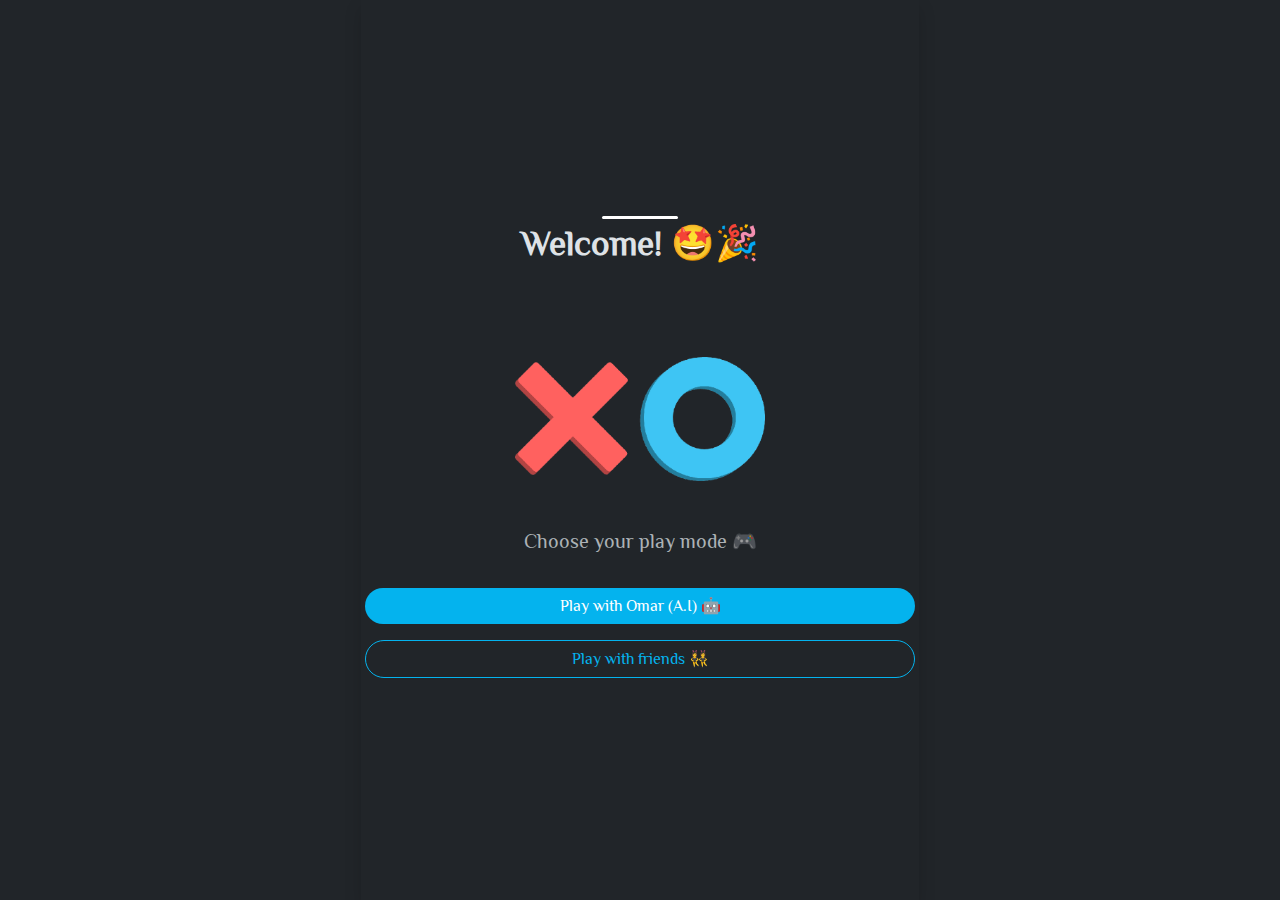
<file: index.html>
<!DOCTYPE html>
<html lang="en">
<head>
    <meta charset="UTF-8">
    <meta name="viewport" content="width=device-width, initial-scale=1.0">
    <link rel="stylesheet" href="css/bootstrap.min.css">
    <link rel="stylesheet" href="style.css">
    <link rel="shortcut icon" href="assests/favicon.png" type="image/x-icon">
    <title>Tic Tac Toe</title>
</head>

<!--Welcome page starts-->
<body data-bs-theme="dark">
    <div class="container-xl justify-content-center d-flex vh-100 align-items-center">
        <div class="row align-items-center shadow h-100 w-50">
            <div class="col-12 text-center p-1">
                <h3 class="title fw-bold mb-5">Welcome! 🤩🎉</h3>
                <img src="assests/cover.png" alt="cover image" class="img img-fluid img-cover">
                <p class="lead text-muted">Choose your play mode 🎮</p>
                <a href="player.html" onclick="setOmar()">
                    <button type="button" class="btn btn-primary rounded-5 my-3 w-100 btn-p1">Play with Omar (A.I) 🤖</button>
                </a>
                <br>
                <a href="player.html">
                    <button class="btn btn-outline-primary rounded-5 w-100 btn-p2" id="playWithFriendsButton">Play with friends 👯‍♀️</button>
                </a>
            </div>
        </div>
    </div>
</body>
<!--Welcome page ends-->

<script src="js/bootstrap.bundle.min.js"></script>
<script src="js/game.js"></script>
</html>
</file>
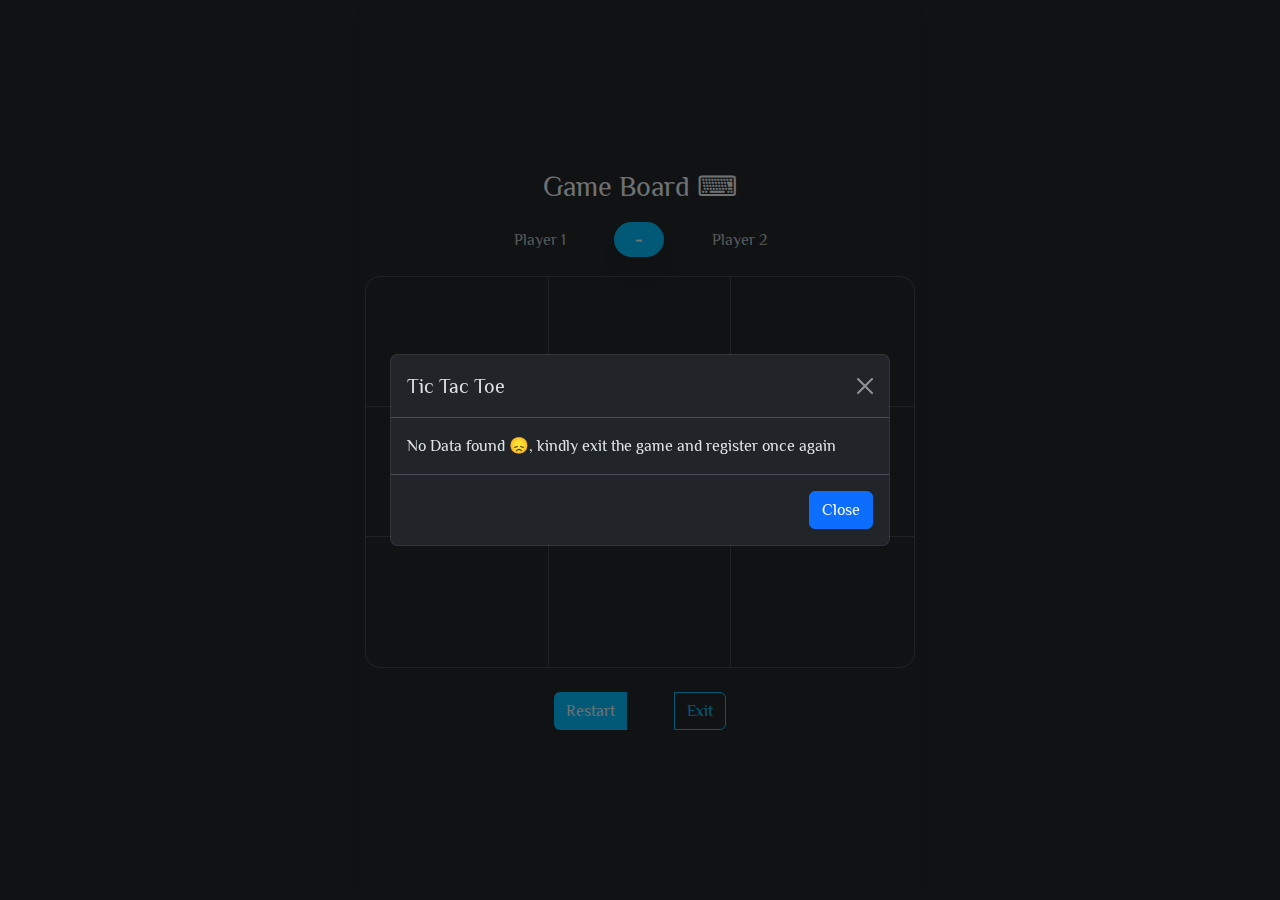
<file: board.html>
<!DOCTYPE html>
<html lang="en">
<head>
    <meta charset="UTF-8">
    <meta name="viewport" content="width=device-width, initial-scale=1.0">
    <link rel="stylesheet" href="css/bootstrap.min.css">
    <link rel="stylesheet" href="style.css">
    <link rel="shortcut icon" href="assests/favicon.png" type="image/x-icon">
    <title>Tic Tac Toe</title>
</head>
<body data-bs-theme="dark">
    <!--the game board Starts-->
    <div class="container-xl justify-content-center d-flex vh-100 align-items-center">
        <div class="row align-items-center shadow h-100 w-50">
            <div class="col-12 text-center p-1 mt-0">
                <h3 class="title-2">Game Board ⌨</h3>
                <div class="hstack justify-content-center gap-5 my-2">
                    <p class="text-muted pt-3 player" id="user1">player 1</p>
                    <div class="rounded-5 px-3 shadow-lg" id="score">
                        <p class="lead d-inline fw-bold" id="plScore"></p>
                        <p class="lead d-inline fw-bold">&#160-&#160</p>
                        <p class="lead d-inline fw-bold" id="opScore"></p>
                    </div>
                    <p class="text-muted pt-3 player" id="user2">player 2</p>
                </div>
                <table class="board w-100">
                    <tbody>
                        <tr>
                            <td class="cell" id="c00"></td>
                            <td class="cell" id="c01"></td>
                            <td class="cell" id="c02"></td>
                        </tr>
                        <tr>
                            <td class="cell" id="c10"></td>
                            <td class="cell" id="c11"></td>
                            <td class="cell" id="c12"></td>
                        </tr>
                        <tr>
                            <td class="cell" id="c20"></td>
                            <td class="cell" id="c21"></td>
                            <td class="cell" id="c22"></td>
                        </tr>
                    </tbody>
                </table>
                <div class="btn-group gap-5 mt-4" role="group">
                    <button type="button" class="btn btn-p1" id="restartBtn" onclick="restartGame()">Restart</button>
                    <button type="button" class="btn btn-p2" id="exitBtn" onclick="exitGame()">Exit</button>
                </div>
            </div>
        </div>
    </div>
    <!--Game board ends-->

    <!--Notification Center starts-->
    <div class="toast-container position-fixed bottom-0 end-0 p-3">
        <div class="toast" id="notification" role="alert" aria-live="assertive" aria-atomic="true">
            <div class="toast-header">
                <span>👀&#160&#160</span>
                <strong class="me-auto text-primary fw-bold">Tic Tac Toe</strong>
                <small>Just now</small>
                <button class="btn-close" type="button" data-bs-dismiss="toast" aria-label="Close"></button>
            </div>
            <div class="toast-body" id="toast-text"></div>
        </div>
    </div>
    <!--Notification center ends-->

    <!--Modal start-->
    <div class="modal fade" id="modal-notification" tabindex="-1">
        <div class="modal-dialog modal-dialog-centered">
          <div class="modal-content">
            <div class="modal-header">
              <h1 class="modal-title fs-5" id="staticBackdropLiveLabel">Tic Tac Toe</h1>
              <button type="button" class="btn-close" data-bs-dismiss="modal" aria-label="Close"></button>
            </div>
            <div class="modal-body" id="modalText"></div>
            <div class="modal-footer">
              <button type="button" class="btn btn-primary" data-bs-dismiss="modal">Close</button>
            </div>
          </div>
        </div>
    </div>
    <!--Modal ends-->
</body>
<script src="js/bootstrap.bundle.min.js"></script>
<script src="js/intelligence.js"></script>
<script src="js/game.js"></script>
<script>
    window.onload = beginGame();
</script>
</html>
</file>
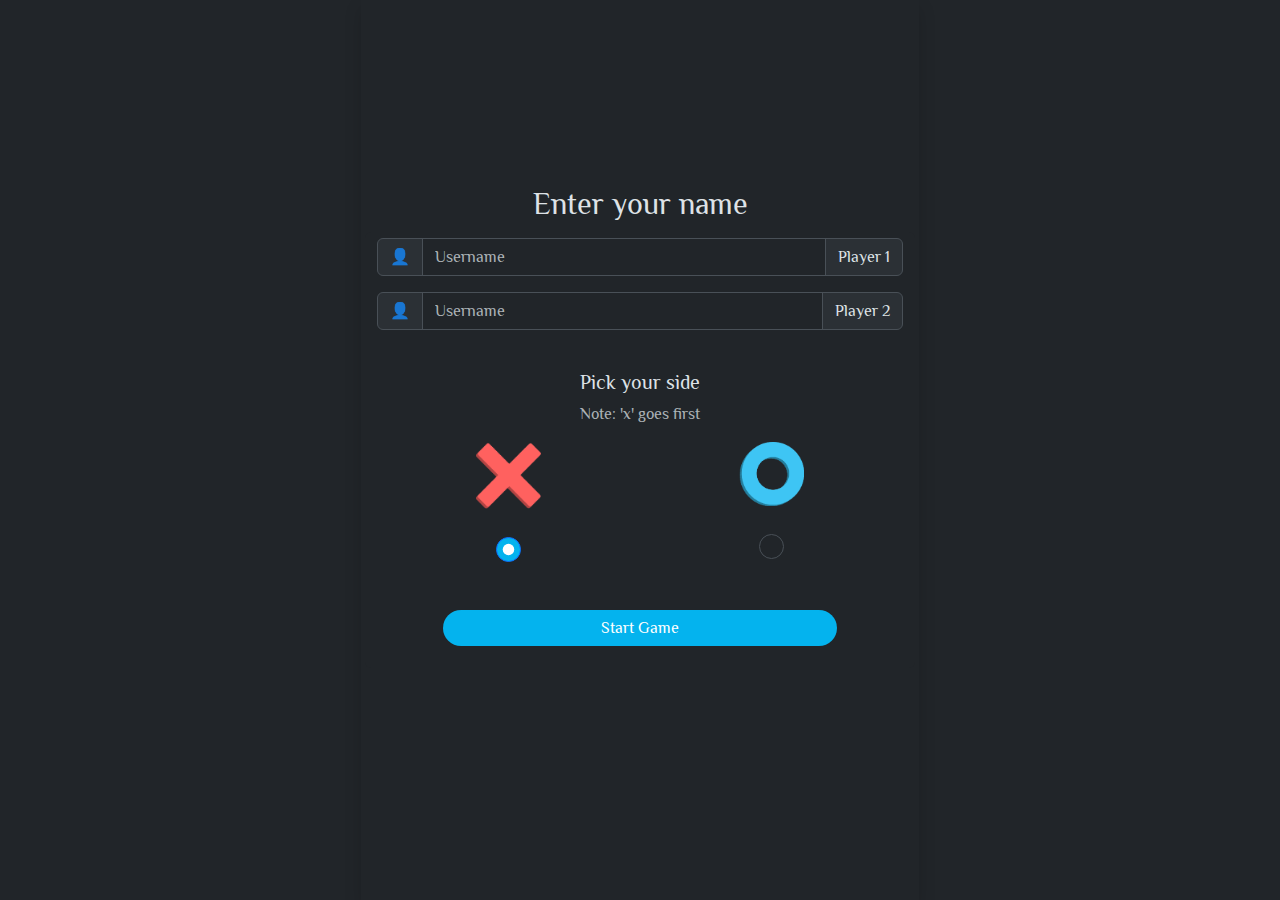
<file: player.html>
<!DOCTYPE html>
<html lang="en">
<head>
    <meta charset="UTF-8">
    <meta name="viewport" content="width=device-width, initial-scale=1.0">
    <link rel="stylesheet" href="css/bootstrap.min.css">
    <link rel="stylesheet" href="style.css">
    <link rel="shortcut icon" href="assests/favicon.png" type="image/x-icon">
    <title>Tic Tac Toe</title>
</head>
<body data-bs-theme="dark">
    <div class="container-xl justify-content-center d-flex vh-100 align-items-center">
        <div class="row align-items-center shadow h-100 w-50">
            <div class="col-12 text-center p-1">

                <!--Player Data form starts-->
                <div class="form-control border-0">
                    <h3 class="title-1 mb-3">Enter your name</h3>
                    <div class="input-group mb-3">
                        <span class="input-group-text" id="basic-addon1">👤</span>
                        <input type="text" class="form-control" placeholder="Username" aria-label="Username" aria-describedby="basic-addon1" id="player1" required>
                        <span class="input-group-text" id="basic-addon1">Player 1</span>
                    </div>
                    <div class="input-group mb-3">
                        <span class="input-group-text" id="basic-addon1">👤</span>
                        <input type="text" class="form-control" placeholder="Username" aria-label="Username" aria-describedby="basic-addon1" id="player2" required>
                        <span class="input-group-text" id="basic-addon1">Player 2</span>
                    </div>
                    <br>
                    <!--Player icon choice starts-->
                    <h2 class="lead">Pick your side</h2>
                    <p class="text-muted">Note: 'x' goes first</p>
                    <div class="justify-content-center my-3">
                        <div class="align-items-center col-6 vstack float-start gap-4">
                            <img src="./assests/x.png" alt="player-icon" class="img w-25">
                            <input type="radio" name="player-choice" value="x" class="form-check-input choice" id="choice" checked>
                        </div>
                        <div class="col-6 vstack float-end gap-4 align-items-center">
                            <img src="./assests/o.png" alt="player-icon" class="img w-25">
                            <input type="radio" name="player-choice" value="o" class="form-check-input choice" id="">
                        </div>
                    </div>
                    <!--Player icon choice ends-->
                    <button type="submit" class="btn btn-primary rounded-5 my-3 w-75 btn-p1 mt-5" id="start" onclick="input_validation()">Start Game</button>
                </div>
                <!--Player data ends-->

            </div>
        </div>
    </div>
</body>
<script src="js/bootstrap.bundle.min.js"></script>
<script src="js/game.js"></script>
<script>
    if (localStorage.getItem("omar") == "true")
    {
        player_two = document.getElementById("player2");
        player_two.readOnly = true;
        player_two.value = "Omar"
        localStorage.clear();
    }
</script>
<script>
    let player_one, player_two, player_choice, details;

    function input_validation()
    {
        player_one = document.getElementById("player1").value;
        player_two = document.getElementById("player2").value;
            if (player_one === "" || player_two === "")
        {
	    window.alert("Please Insert your name 😑");
            return false;
        }
        document.getElementsByName("player-choice").forEach(choice => {
            if (choice.checked)
            {
                player_choice = choice.value;
            }
        });
        details = [player_one, player_two, player_choice];
        localStorage.setItem("player_info", JSON.stringify(details));
	window.location.href = "board.html";

        return true;
    }
</script>
</html>
</file>
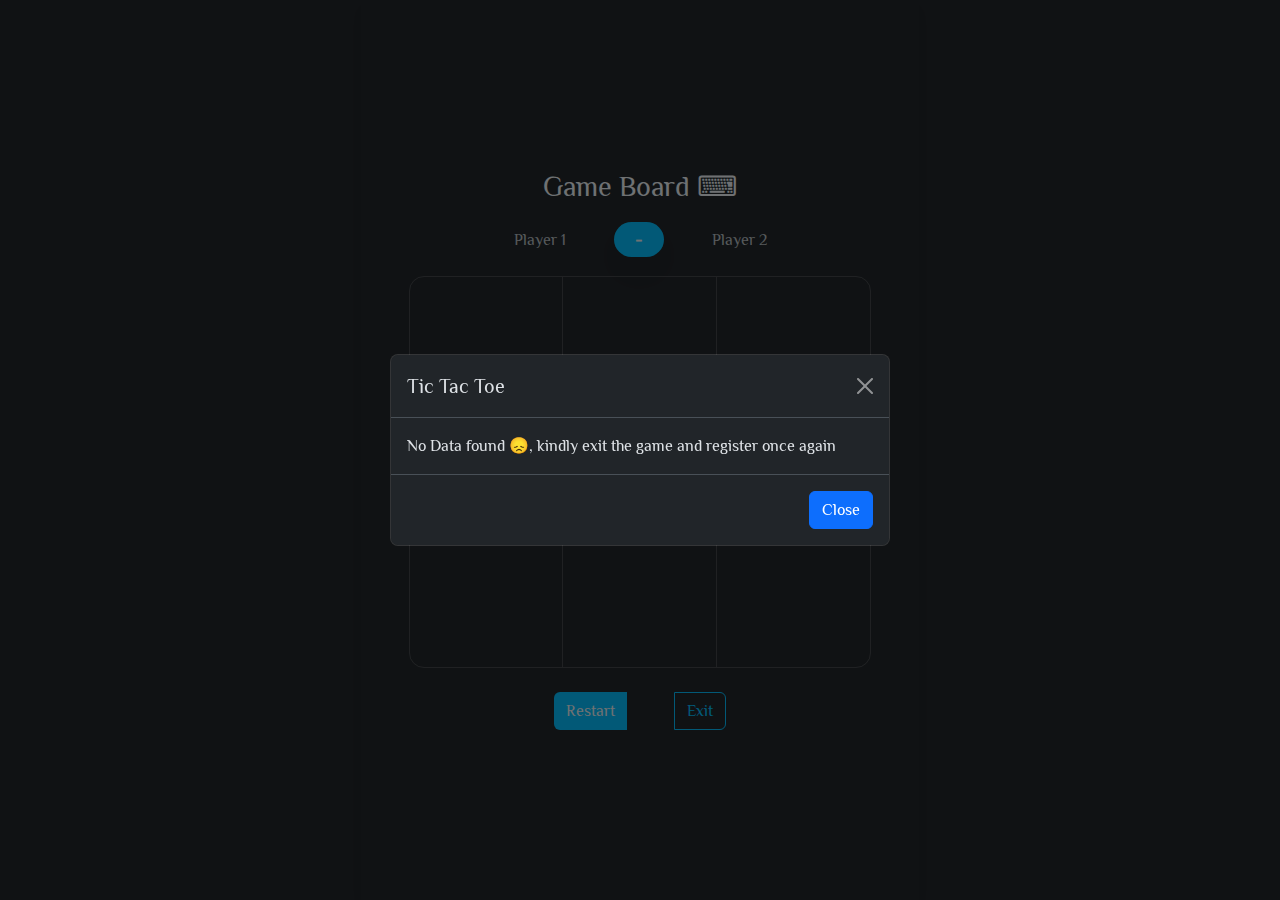
<file: stage/board.html>
<!DOCTYPE html>
<html lang="en">
<head>
    <meta charset="UTF-8">
    <meta name="viewport" content="width=device-width, initial-scale=1.0">
    <link rel="stylesheet" href="../css/bootstrap.min.css">
    <link rel="stylesheet" href="../style.css">
    <link rel="shortcut icon" href="../assests/favicon.png" type="image/x-icon">
    <title>Tic Tac Toe</title>
</head>
<body data-bs-theme="dark">
    <!--the game board Starts-->
    <div class="container-xl justify-content-center d-flex vh-100 align-items-center">
        <div class="row align-items-center shadow h-100 w-50">
            <div class="col-12 text-center p-5">
                <h3 class="title-2">Game Board ⌨</h3>
                <div class="hstack justify-content-center gap-5 my-2">
                    <p class="text-muted pt-3 player" id="user1">player 1</p>
                    <div class="rounded-5 px-3 shadow-lg" id="score">
                        <p class="lead d-inline fw-bold" id="plScore"></p>
                        <p class="lead d-inline fw-bold">&#160-&#160</p>
                        <p class="lead d-inline fw-bold" id="opScore"></p>
                    </div>
                    <p class="text-muted pt-3 player" id="user2">player 2</p>
                </div>
                <table class="board w-100">
                    <tbody>
                        <tr>
                            <td class="cell" id="c00"></td>
                            <td class="cell" id="c01"></td>
                            <td class="cell" id="c02"></td>
                        </tr>
                        <tr>
                            <td class="cell" id="c10"></td>
                            <td class="cell" id="c11"></td>
                            <td class="cell" id="c12"></td>
                        </tr>
                        <tr>
                            <td class="cell" id="c20"></td>
                            <td class="cell" id="c21"></td>
                            <td class="cell" id="c22"></td>
                        </tr>
                    </tbody>
                </table>
                <div class="btn-group gap-5 mt-4" role="group">
                    <button type="button" class="btn btn-p1" id="restartBtn" onclick="restartGame()">Restart</button>
                    <button type="button" class="btn btn-p2" id="exitBtn" onclick="exitGame()">Exit</button>
                </div>
            </div>
        </div>
    </div>
    <!--Game board ends-->

    <!--Notification Center starts-->
    <div class="toast-container position-fixed bottom-0 end-0 p-3">
        <div class="toast" id="notification" role="alert" aria-live="assertive" aria-atomic="true">
            <div class="toast-header">
                <span>👀&#160&#160</span>
                <strong class="me-auto text-primary fw-bold">Tic Tac Toe</strong>
                <small>Just now</small>
                <button class="btn-close" type="button" data-bs-dismiss="toast" aria-label="Close"></button>
            </div>
            <div class="toast-body" id="toast-text"></div>
        </div>
    </div>
    <!--Notification center ends-->

    <!--Modal start-->
    <div class="modal fade" id="modal-notification" tabindex="-1">
        <div class="modal-dialog modal-dialog-centered">
          <div class="modal-content">
            <div class="modal-header">
              <h1 class="modal-title fs-5" id="staticBackdropLiveLabel">Tic Tac Toe</h1>
              <button type="button" class="btn-close" data-bs-dismiss="modal" aria-label="Close"></button>
            </div>
            <div class="modal-body" id="modalText"></div>
            <div class="modal-footer">
              <button type="button" class="btn btn-primary" data-bs-dismiss="modal">Close</button>
            </div>
          </div>
        </div>
    </div>
    <!--Modal ends-->
</body>
<script src="../js/bootstrap.bundle.min.js"></script>
<script src="../js/intelligence.js"></script>
<script src="../js/game.js"></script>
<script>
    window.onload = beginGame();
</script>
</html>
</file>
<file: style.css>
/* Imports local font face */
@font-face {
    font-family: "philosopher";
    src: url('fonts/Philosopher-Regular.ttf');
}

/* Custom Styling */
*
{
    font-family: 'philosopher';
}

.row
{
    height: 100%
}

.title
{
    font-size: 35px;
}

.title-1
{
    font-size: 30px;
}

.title-1
{
    font-size: 30px;
    margin-top: -10%;
}

.title::after
{
    content: " ";
    display: block;
    position: absolute;
    background-color: white;
    width: 6%;
    height: 3px;
    border-radius: 25px;
    left: 47%;
    top: 24%;
}

.img.img-cover
{
    padding-top: 45px;
    padding-bottom: 45px;
    width: 250px;
}

.btn-p1
{
    background-color: rgb(4, 179, 238);
    border: 0px;
}

.btn-p1:hover, .btn-p2:hover
{
    background-color: rgb(0, 116, 155);
}

.btn-p2
{
    color: rgb(4, 179, 238);
    border-color: rgb(4, 179, 238);
}

.row
{
    height: 100% !important;
}

.choice
{
    width: 25px;
    height: 25px;
}

.choice:checked
{
    background-color: rgb(4, 179, 238);
    box-shadow: none;
}

#score
{
    background-color: rgb(4, 179, 238);
    height: 35px;
    padding-top: 2px;
}

.player::first-letter
{
    text-transform: capitalize !important;
}

.cell
{
    width: 30px;
    height: 130px;
    text-align: center;
    vertical-align: center;
}

.cell:hover
{
    background-color: rgba(172, 171, 171, 0.062);
}

.board
{
    border-spacing: 0;
    border-collapse: separate;
    border: 1px solid rgba(172, 171, 171, 0.226);
    border-radius: 15px;
}

.board td:not(:last-child)
{
    border-right: 1px solid rgba(172, 171, 171, 0.226);
}

.board tr:not(:last-child)>td
{
    border-bottom: 1px solid rgba(172, 171, 171, 0.226);
}

.board tr:first-child>td:first-child:hover
{
    border-top-left-radius: 15px;
}

.board tr:last-child>td:first-child:hover
{
    border-bottom-left-radius: 15px;
}

.board tr:first-child>td:last-child:hover
{
    border-top-right-radius: 15px;
}

.board tr:last-child>td:last-child:hover
{
    border-bottom-right-radius: 15px;
}

/* Mobile Specific Custom Styling */
@media (max-width: 600px) {
    .title::after
    {
        content: "";
        display: none;
    }

    .row
    {
        width: 100% !important;
        margin-top: -10%;
    }

    .cell
    {
        width: 30px;
        height: 105px;
        text-align: center;
        vertical-align: center;
    }

    #score
    {
        width: 120px;
        padding-left: 0px !important;
        padding-right: 0px !important;
    }
}
</file>
